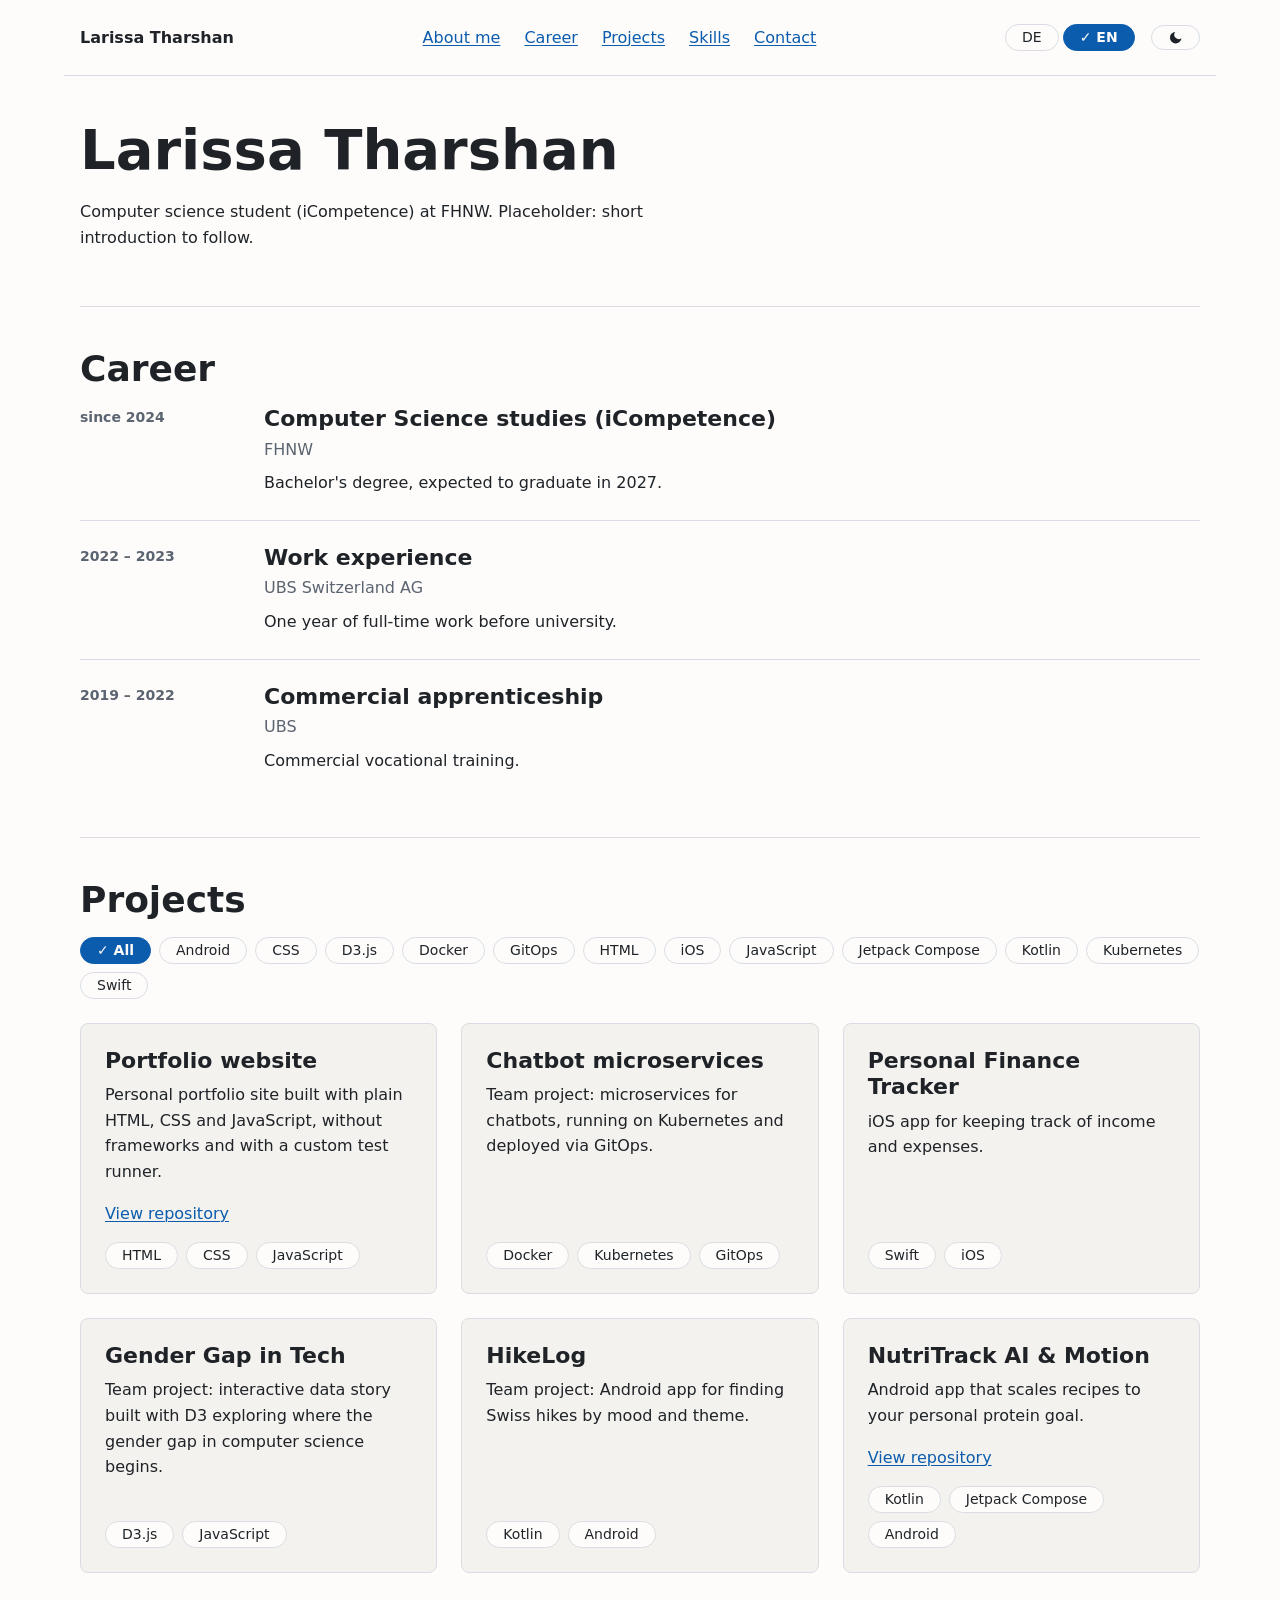
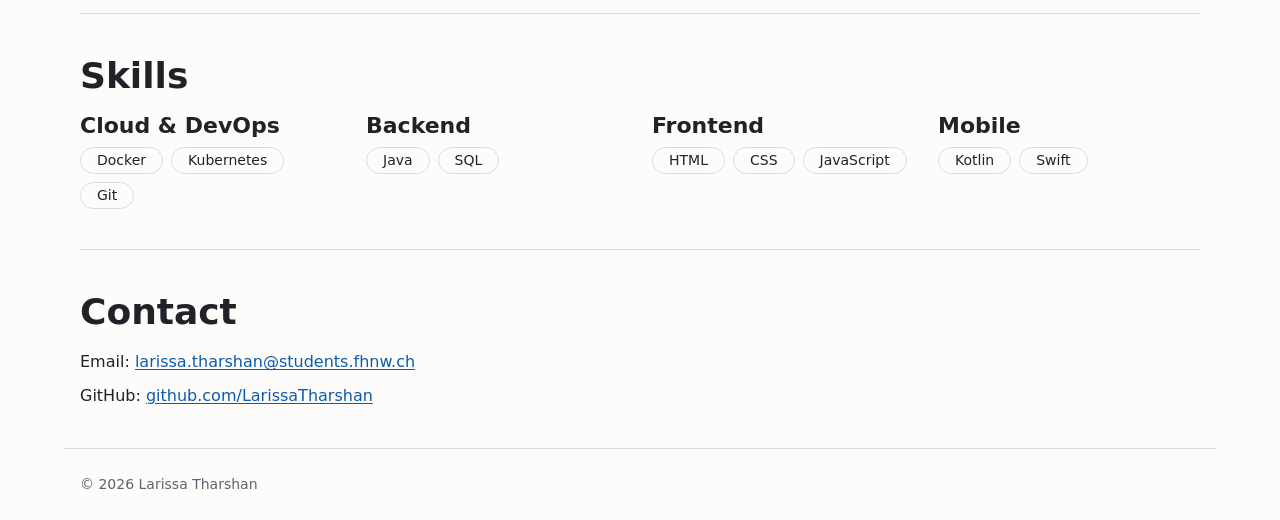
<file: index.html>
<!DOCTYPE html>
<html lang="de">
<head>
    <meta charset="UTF-8">
    <meta name="viewport" content="width=device-width, initial-scale=1">
    <title>Larissa Tharshan – Portfolio</title>
    <meta name="description"
          content="Portfolio von Larissa Tharshan, Informatikstudentin (iCompetence) an der FHNW mit Fokus auf DevOps und Software Engineering.">
    <script>
        // Bewusst ein normales Script im <head> und kein Modul:
        // Module laufen erst, nachdem die Seite gezeichnet wurde. Dieses Script
        // setzt ein gespeichertes Theme vorher, damit die Seite nicht kurz hell aufblitzt.
        // Der Schlüssel muss mit THEME_KEY in js/storage.js übereinstimmen.
        try {
            const savedTheme = localStorage.getItem('portfolio.theme');

            if (savedTheme === 'light' || savedTheme === 'dark') {
                document.documentElement.dataset.theme = savedTheme;
            }
        } catch {
            // Speicher blockiert: Die Seite folgt der Systemeinstellung.
        }
    </script>
    <link rel="stylesheet" href="css/style.css">
    <script type="module" src="js/main.js"></script>
</head>
<body>
<a class="skip-link" href="#main" data-i18n="skip.link">Zum Inhalt springen</a>

<header>
    <p class="site-name"><a href="#about">Larissa Tharshan</a></p>
    <nav aria-label="Hauptnavigation" data-i18n-aria-label="nav.label">
        <ul>
            <li><a href="#about" data-i18n="nav.about">Über mich</a></li>
            <li><a href="#path" data-i18n="nav.path">Werdegang</a></li>
            <li><a href="#projects" data-i18n="nav.projects">Projekte</a></li>
            <li><a href="#skills" data-i18n="nav.skills">Skills</a></li>
            <li><a href="#contact" data-i18n="nav.contact">Kontakt</a></li>
        </ul>
    </nav>
    <div class="header-controls">
        <div class="language-switcher" id="language-switcher" role="group"
             aria-label="Sprache" data-i18n-aria-label="language.label">
            <button type="button" class="pill-button" data-lang="de" lang="de"
                    aria-label="Deutsch" aria-pressed="true">DE
            </button>
            <button type="button" class="pill-button" data-lang="en" lang="en"
                    aria-label="English" aria-pressed="false">EN
            </button>
        </div>
        <button type="button" class="pill-button theme-toggle" id="theme-toggle"
                aria-label="Dunkler Modus" data-i18n-aria-label="theme.label" aria-pressed="false">
            <svg viewBox="0 0 24 24" aria-hidden="true" focusable="false">
                <path fill="currentColor" d="M21 12.79A9 9 0 1 1 11.21 3 7 7 0 0 0 21 12.79z"/>
            </svg>
        </button>
    </div>
</header>

<main id="main" tabindex="-1">
    <section id="about" aria-labelledby="about-heading">
        <h1 id="about-heading">Larissa Tharshan</h1>
        <p data-i18n="about.text">Informatikstudentin (iCompetence) an der FHNW. Platzhalter: Kurzvorstellung folgt.</p>
    </section>

    <section id="path" aria-labelledby="path-heading">
        <h2 id="path-heading" data-i18n="path.heading">Werdegang</h2>
        <ol class="timeline" id="timeline-list"></ol>
    </section>

    <section id="projects" aria-labelledby="projects-heading">
        <h2 id="projects-heading" data-i18n="projects.heading">Projekte</h2>
        <div class="filter-bar" id="project-filter" role="group"
             aria-label="Projekte nach Technologie filtern" data-i18n-aria-label="filter.label"></div>
        <p class="visually-hidden" id="project-status" aria-live="polite"></p>
        <div class="card-grid" id="project-list"></div>
    </section>

    <section id="skills" aria-labelledby="skills-heading">
        <h2 id="skills-heading" data-i18n="skills.heading">Skills</h2>
        <div class="skill-groups">
            <div class="skill-group">
                <h3>Cloud &amp; DevOps</h3>
                <ul class="tag-list">
                    <li class="tag">Docker</li>
                    <li class="tag">Kubernetes</li>
                    <li class="tag">Git</li>
                </ul>
            </div>
            <div class="skill-group">
                <h3>Backend</h3>
                <ul class="tag-list">
                    <li class="tag">Java</li>
                    <li class="tag">SQL</li>
                </ul>
            </div>
            <div class="skill-group">
                <h3>Frontend</h3>
                <ul class="tag-list">
                    <li class="tag">HTML</li>
                    <li class="tag">CSS</li>
                    <li class="tag">JavaScript</li>
                </ul>
            </div>
            <div class="skill-group">
                <h3>Mobile</h3>
                <ul class="tag-list">
                    <li class="tag">Kotlin</li>
                    <li class="tag">Swift</li>
                </ul>
            </div>
        </div>
    </section>

    <section id="contact" aria-labelledby="contact-heading">
        <h2 id="contact-heading" data-i18n="contact.heading">Kontakt</h2>
        <ul class="contact-list">
            <li><span data-i18n="contact.email">E-Mail:</span> <a href="mailto:larissa.tharshan@students.fhnw.ch">larissa.tharshan@students.fhnw.ch</a>
            </li>
            <li>GitHub: <a href="https://github.com/LarissaTharshan">github.com/LarissaTharshan</a></li>
        </ul>
    </section>
</main>

<footer>
    <p>&copy; 2026 Larissa Tharshan</p>
</footer>
</body>
</html>
</file>
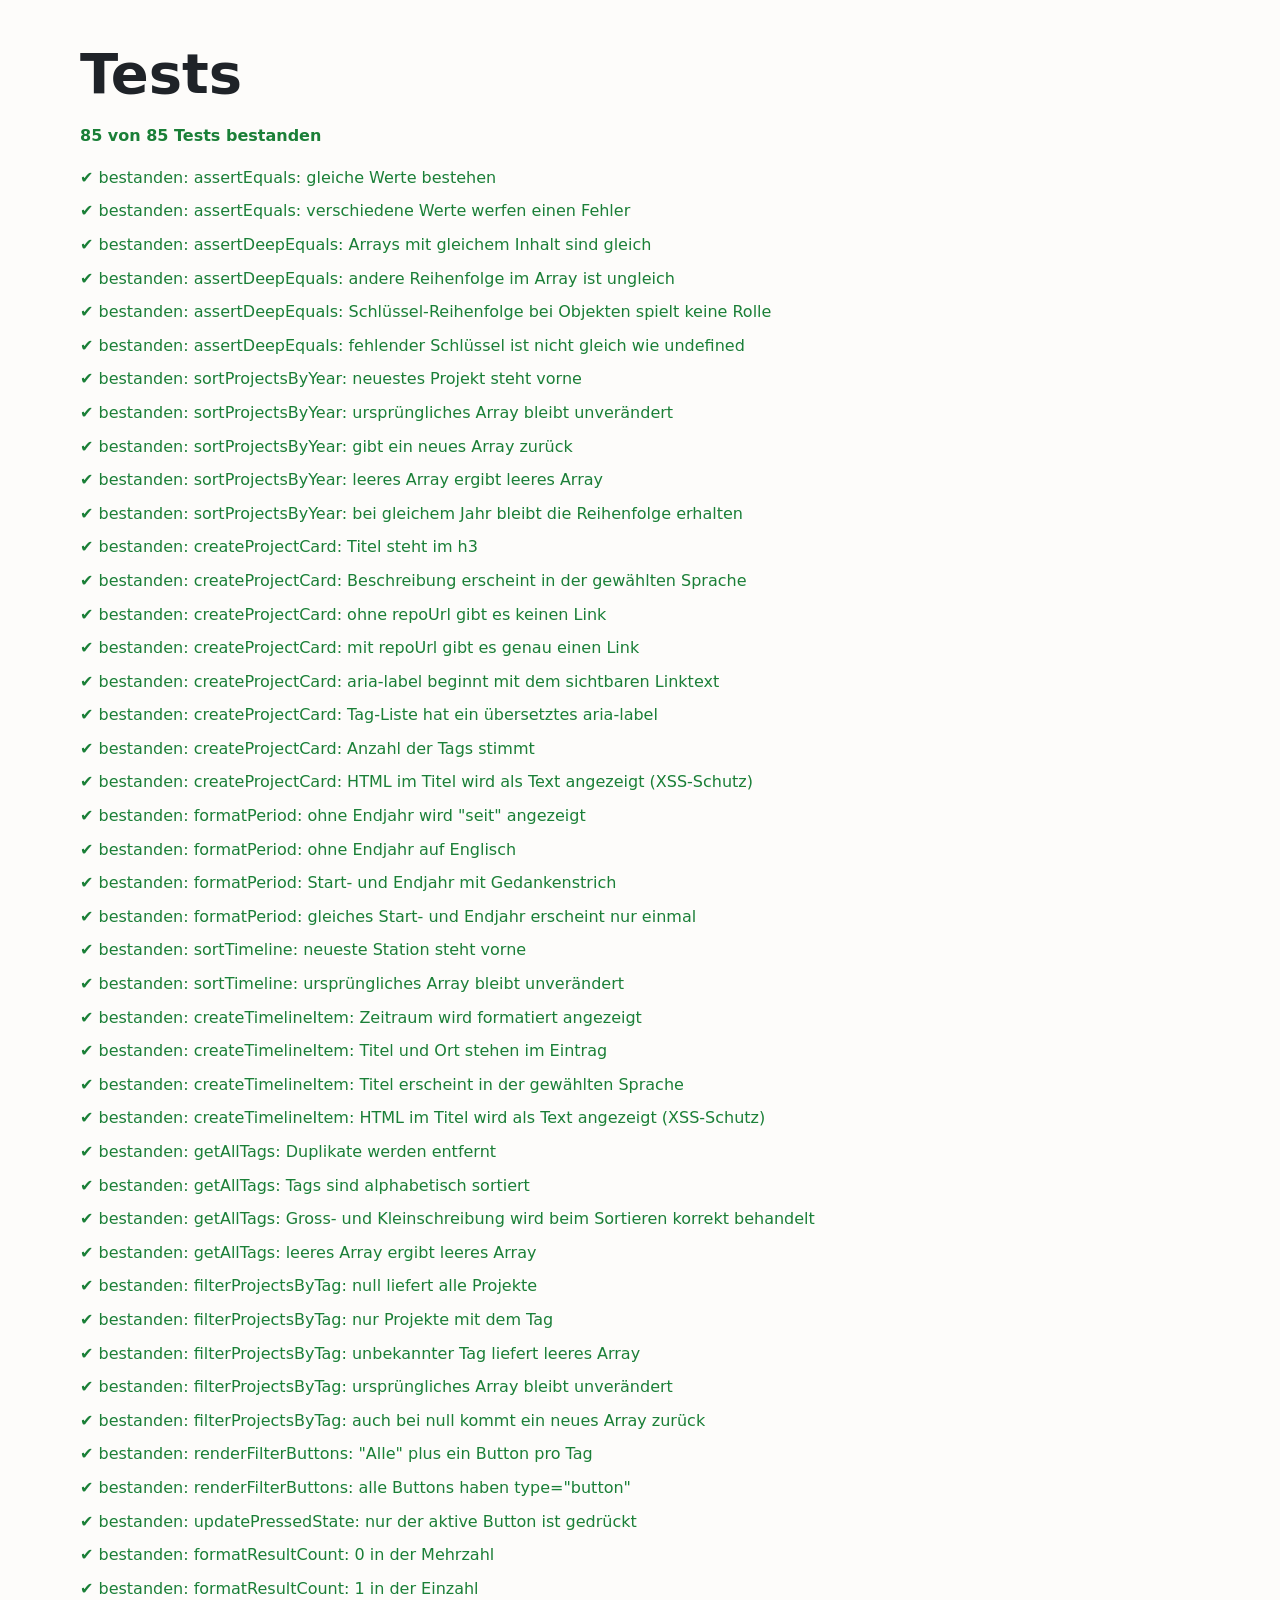
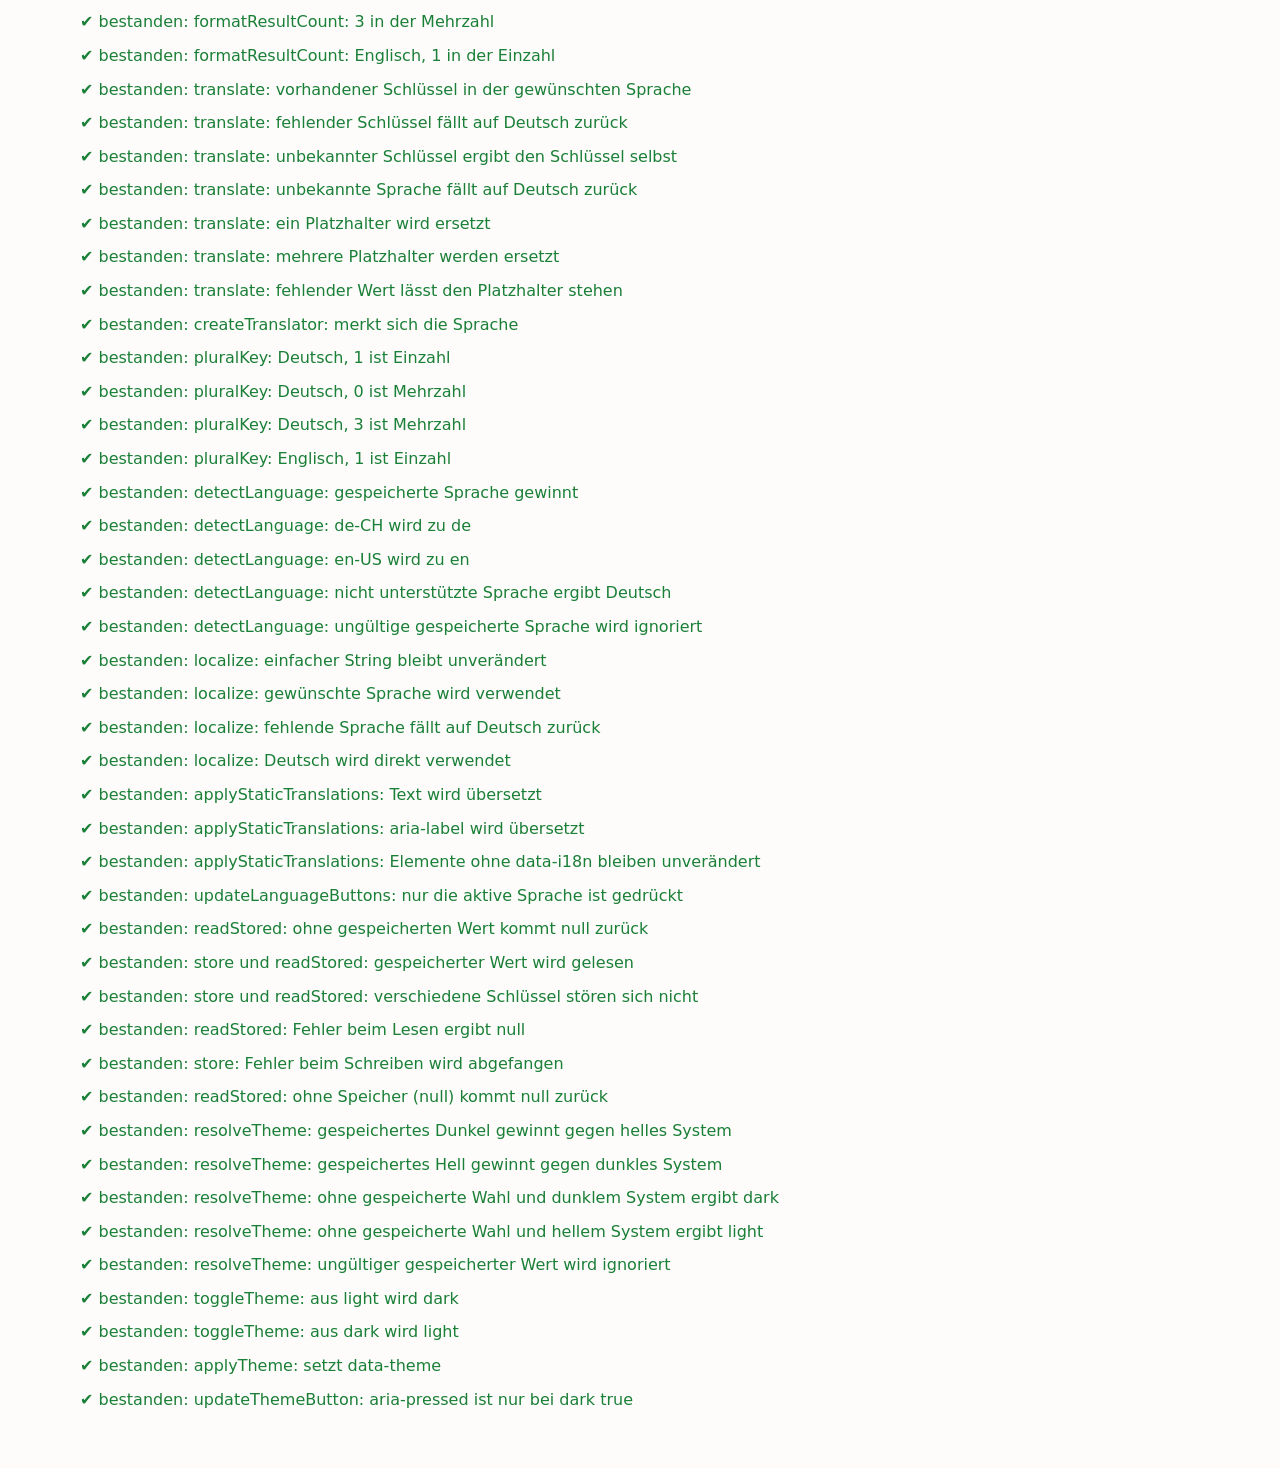
<file: tests/test.html>
<!DOCTYPE html>
<html lang="de">
<head>
    <meta charset="UTF-8">
    <meta name="viewport" content="width=device-width, initial-scale=1">
    <title>Tests – Portfolio</title>
    <link rel="stylesheet" href="../css/style.css">
    <link rel="stylesheet" href="test.css">
    <script type="module" src="index.js"></script>
</head>
<body>
<main>
    <h1>Tests</h1>
    <div id="test-output" aria-live="polite">
        <p>Tests laufen …</p>
    </div>
</main>
</body>
</html>
</file>
<file: css/style.css>
:root {
    color-scheme: light;

    /* Farben (hell) */
    --color-bg: #fdfcfa;
    --color-surface: #f4f2ee;
    --color-text: #1f2328;
    --color-text-muted: #5b6470;
    --color-accent: #0b5cad;
    --color-border: #d9dde3;

    /* Abstände */
    --space-1: 0.25rem;
    --space-2: 0.5rem;
    --space-3: 1rem;
    --space-4: 1.5rem;
    --space-5: 2.5rem;
    --space-6: 4rem;

    /* Schrift */
    --font-family-base: system-ui, -apple-system, "Segoe UI", Roboto, "Helvetica Neue", Arial, sans-serif;
    --font-size-small: 0.875rem;
    --font-size-base: 1rem;
    --font-size-h3: clamp(1.125rem, 1rem + 0.5vw, 1.375rem);
    --font-size-h2: clamp(1.5rem, 1.2rem + 1.5vw, 2.25rem);
    --font-size-h1: clamp(2rem, 1.5rem + 2.5vw, 3.5rem);
    --line-height-base: 1.6;
    --line-height-heading: 1.2;

    /* Layout */
    --layout-max-width: 72rem;
    --content-max-width: 65ch;

    /* Formen */
    --radius-sm: 2px;
    --radius: 0.5rem;
    --radius-pill: 999px;
    --focus-width: 3px;
}

/*
 * Dunkles Farbschema, Fall 1: Das System bevorzugt Dunkel,
 * und es wurde nicht ausdrücklich "hell" gewählt.
 * Die Werte müssen identisch zum Block darunter sein.
 */
@media (prefers-color-scheme: dark) {
    :root:not([data-theme="light"]) {
        color-scheme: dark;
        --color-bg: #16191f;
        --color-surface: #1f242c;
        --color-text: #e6e8eb;
        --color-text-muted: #a3acb8;
        --color-accent: #6cb0ff;
        --color-border: #353c46;
    }
}

/*
 * Dunkles Farbschema, Fall 2: ausdrücklich gewählt (data-theme="dark").
 * Gilt unabhängig von der Systemeinstellung.
 */
:root[data-theme="dark"] {
    color-scheme: dark;
    --color-bg: #16191f;
    --color-surface: #1f242c;
    --color-text: #e6e8eb;
    --color-text-muted: #a3acb8;
    --color-accent: #6cb0ff;
    --color-border: #353c46;
}

/* Grundregeln */
*,
*::before,
*::after {
    box-sizing: border-box;
}

body {
    margin: 0;
    overflow-wrap: break-word;
    font-family: var(--font-family-base);
    font-size: var(--font-size-base);
    line-height: var(--line-height-base);
    color: var(--color-text);
    background-color: var(--color-bg);
}

img {
    display: block;
    max-width: 100%;
    height: auto;
}

/* Typografie */
h1,
h2,
h3 {
    margin-top: 0;
    margin-bottom: var(--space-3);
    line-height: var(--line-height-heading);
}

h1 {
    font-size: var(--font-size-h1);
}

h2 {
    font-size: var(--font-size-h2);
}

h3 {
    font-size: var(--font-size-h3);
}

p {
    max-width: var(--content-max-width);
    margin-top: 0;
    margin-bottom: var(--space-3);
}

/* Container */
header,
main,
footer {
    max-width: var(--layout-max-width);
    margin-inline: auto;
    padding-inline: var(--space-3);
}

main:focus {
    outline: none;
}

footer {
    padding-block: var(--space-4);
    border-top: 1px solid var(--color-border);
    color: var(--color-text-muted);
}

footer p {
    margin: 0;
    font-size: var(--font-size-small);
}

/* Links und Fokus */
a {
    color: var(--color-accent);
    text-decoration-thickness: 1px;
    text-underline-offset: 0.15em;
}

a:hover {
    text-decoration-thickness: 2px;
}

a:focus-visible,
button:focus-visible {
    outline: var(--focus-width) solid var(--color-accent);
    outline-offset: var(--space-1);
    border-radius: var(--radius-sm);
}

/* Skip-Link: nur sichtbar, wenn er per Tastatur den Fokus hat */
.skip-link {
    position: absolute;
    top: var(--space-2);
    left: var(--space-2);
    z-index: 10;
    padding: var(--space-2) var(--space-3);
    border: 1px solid var(--color-accent);
    border-radius: var(--radius);
    background-color: var(--color-bg);
    transform: translateY(-200%);
}

.skip-link:focus {
    transform: translateY(0);
}

/* Header und Navigation */
header {
    display: flex;
    flex-wrap: wrap;
    align-items: center;
    justify-content: space-between;
    gap: var(--space-2) var(--space-4);
    padding-block: var(--space-4);
    border-bottom: 1px solid var(--color-border);
}

.site-name {
    margin: 0;
    font-weight: 700;
}

.site-name a {
    color: var(--color-text);
    text-decoration: none;
}

.site-name a:hover {
    text-decoration: underline;
}

nav ul {
    display: flex;
    flex-wrap: wrap;
    gap: var(--space-2) var(--space-4);
    margin: 0;
    padding: 0;
    list-style: none;
}

.header-controls {
    display: flex;
    align-items: center;
    gap: var(--space-3);
}

/* Sektionen */
section {
    padding-block: var(--space-5);
    scroll-margin-top: var(--space-3);
}

section + section {
    border-top: 1px solid var(--color-border);
}

/* Projekte */
.card-grid {
    display: grid;
    grid-template-columns: repeat(auto-fit, minmax(min(100%, 18rem), 1fr));
    gap: var(--space-4);
}

.card {
    display: flex;
    flex-direction: column;
    padding: var(--space-4);
    border: 1px solid var(--color-border);
    border-radius: var(--radius);
    background-color: var(--color-surface);
}

.card h3 {
    margin-bottom: var(--space-2);
}

.card .tag-list {
    margin-top: auto;
}

/* Tags */
.tag-list {
    display: flex;
    flex-wrap: wrap;
    gap: var(--space-2);
    margin: 0;
    padding: 0;
    list-style: none;
}

.tag {
    padding: var(--space-1) var(--space-3);
    border: 1px solid var(--color-border);
    border-radius: var(--radius-pill);
    background-color: var(--color-bg);
    font-size: var(--font-size-small);
    line-height: var(--line-height-heading);
}

/* Werdegang */
.timeline {
    margin: 0;
    padding: 0;
    list-style: none;
}

.timeline-item {
    padding-block: var(--space-4);
    border-top: 1px solid var(--color-border);
}

.timeline-item:first-child {
    padding-top: 0;
    border-top: none;
}

.timeline-date {
    margin-bottom: var(--space-1);
    color: var(--color-text-muted);
    font-size: var(--font-size-small);
    font-weight: 700;
}

.timeline-content h3 {
    margin-bottom: var(--space-1);
}

.timeline-place {
    margin-bottom: var(--space-2);
    color: var(--color-text-muted);
}

.timeline-content p:last-child {
    margin-bottom: 0;
}

@media (min-width: 48rem) {
    .timeline-item {
        display: grid;
        grid-template-columns: 10rem 1fr;
        gap: var(--space-4);
    }

    .timeline-date {
        margin-bottom: 0;
    }
}

/* Skills */
.skill-groups {
    display: grid;
    grid-template-columns: repeat(auto-fit, minmax(min(100%, 14rem), 1fr));
    gap: var(--space-4);
}

.skill-group h3 {
    margin-bottom: var(--space-2);
}

/* Kontakt */
.contact-list {
    display: flex;
    flex-direction: column;
    gap: var(--space-2);
    margin: 0;
    padding: 0;
    list-style: none;
}

/* Filter */
.filter-bar {
    display: flex;
    flex-wrap: wrap;
    gap: var(--space-2);
    margin-bottom: var(--space-4);
}

/* Pill-Buttons: Filter, Sprachumschalter und Theme-Button */
.pill-button {
    padding: var(--space-1) var(--space-3);
    border: 1px solid var(--color-border);
    border-radius: var(--radius-pill);
    background-color: var(--color-bg);
    color: var(--color-text);
    font: inherit;
    font-size: var(--font-size-small);
    line-height: var(--line-height-heading);
    cursor: pointer;
}

.pill-button:hover {
    border-color: var(--color-accent);
}

.pill-button[aria-pressed="true"] {
    border-color: var(--color-accent);
    background-color: var(--color-accent);
    color: var(--color-bg);
    font-weight: 700;
}

.pill-button[aria-pressed="true"]::before {
    content: "✓ ";
    content: "✓ " / "";
}

/* Sprachumschalter */
.language-switcher {
    display: flex;
    gap: var(--space-1);
}

/* Theme-Button mit Mond-Symbol */
.theme-toggle {
    display: inline-flex;
    align-items: center;
}

.theme-toggle svg {
    width: 1.1em;
    height: 1.1em;
}

/* Nur für Screenreader sichtbar */
.visually-hidden {
    position: absolute;
    width: 1px;
    height: 1px;
    margin: -1px;
    padding: 0;
    overflow: hidden;
    clip-path: inset(50%);
    white-space: nowrap;
    border: 0;
}
</file>
<file: tests/test.css>
:root {
    /* Farben nur für die Testseite (hell) */
    --color-pass: #1a7f37;
    --color-fail: #b42318;
}

@media (prefers-color-scheme: dark) {
    :root {
        /* Farben nur für die Testseite (dunkel) */
        --color-pass: #4ac26b;
        --color-fail: #ff7b72;
    }
}

main {
    padding-block: var(--space-5);
}

.summary {
    font-weight: 700;
}

.summary.pass,
.results .pass {
    color: var(--color-pass);
}

.summary.fail,
.results .fail {
    color: var(--color-fail);
}

.results {
    display: flex;
    flex-direction: column;
    gap: var(--space-2);
    padding: 0;
    list-style: none;
}
</file>
